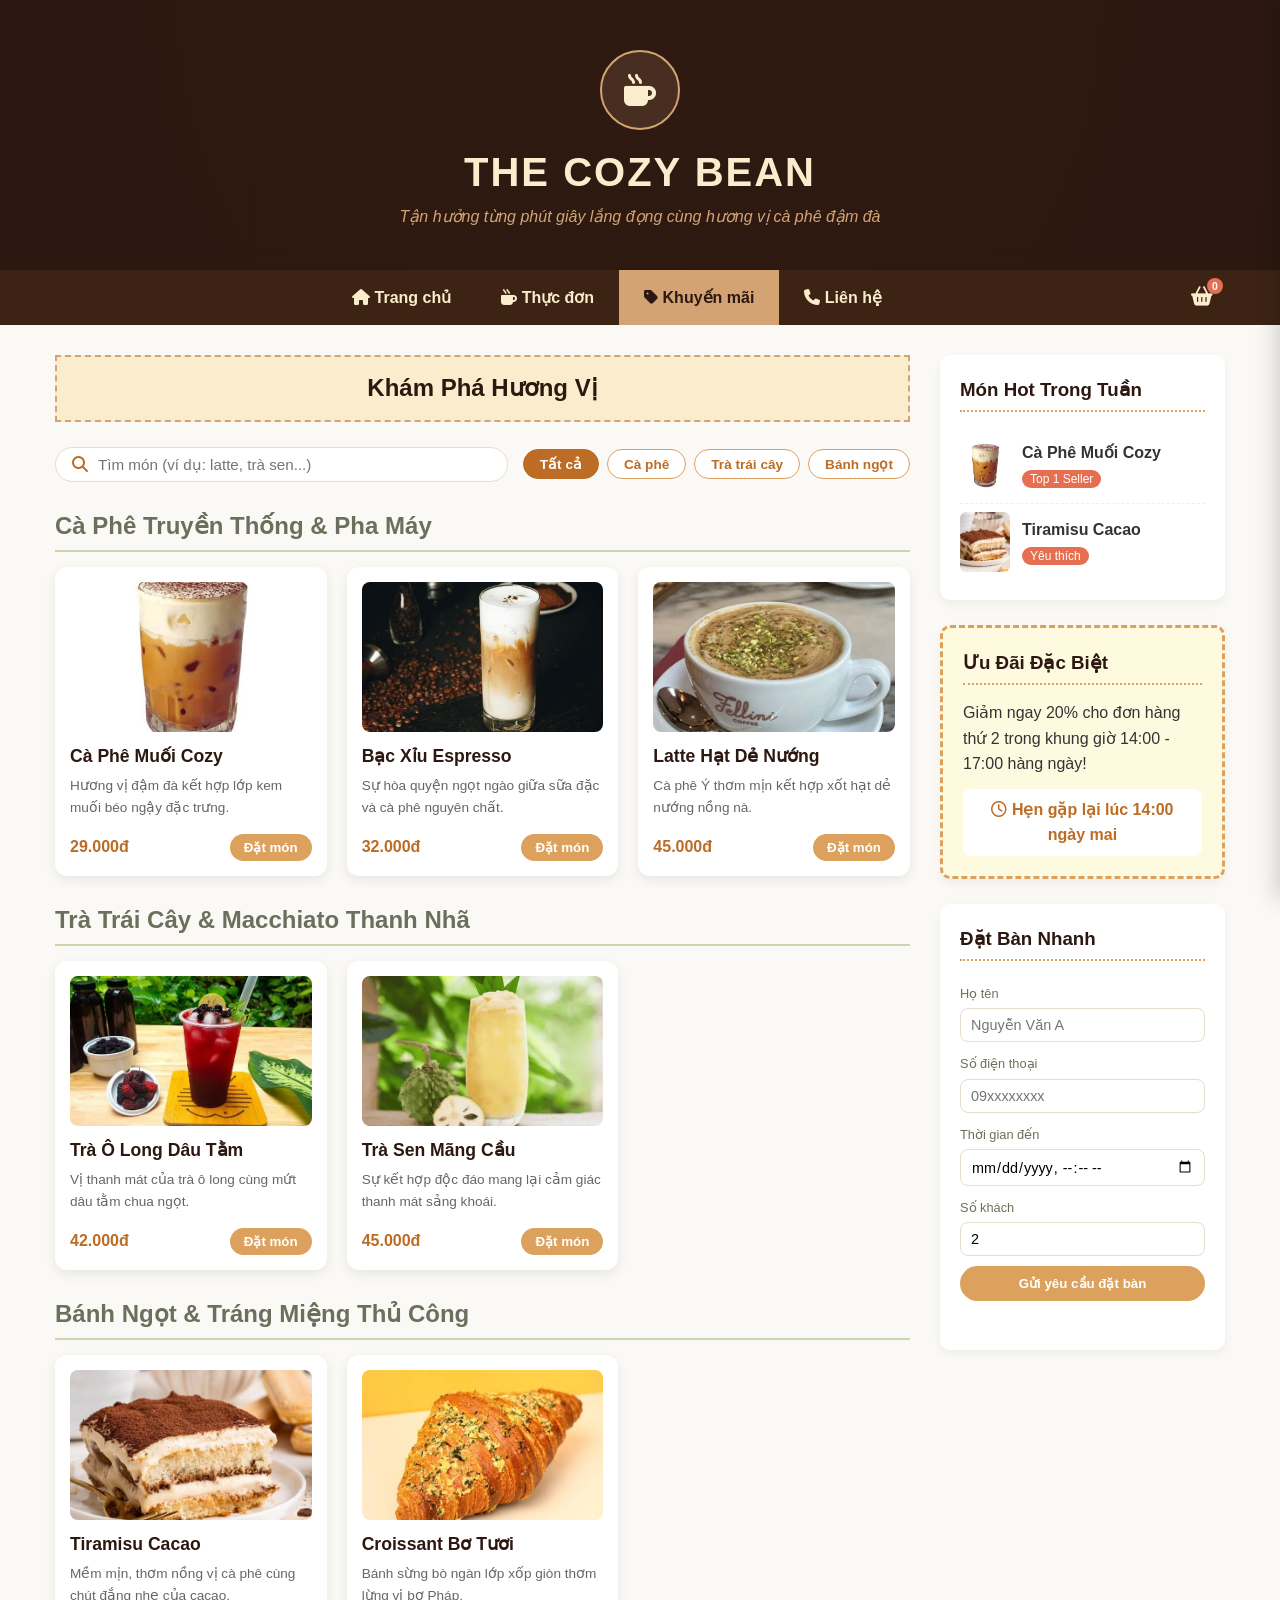
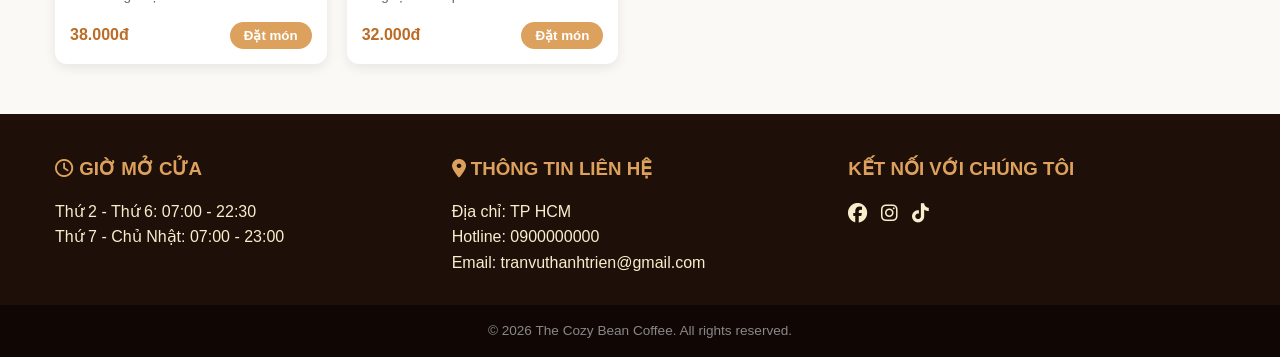
<file: C1_6651071082/html/index.html>
<!DOCTYPE html>
<html lang="vi">
<head>
    <meta charset="UTF-8">
    <meta name="viewport" content="width=device-width, initial-scale=1.0">
    <meta name="description" content="Thực đơn phong phú của The Cozy Bean - Cà phê, trà trái cây và bánh ngọt hảo hạng.">
    <title>The Cozy Bean - Thực Đơn Quán Cà Phê</title>
    <link rel="stylesheet" href="../css/style.css">
    <!-- FontAwesome hỗ trợ icon -->
    <link rel="stylesheet" href="https://cdnjs.cloudflare.com/ajax/libs/font-awesome/6.4.0/css/all.min.css">
</head>
<body>

    <!-- 3. HEADER -->
    <header class="site-header" id="trang-chu">
        <div class="header-content">
            <!-- Logo vẽ bằng icon thay cho ảnh logo.png bị thiếu -->
            <div class="logo" aria-hidden="true"><i class="fa-solid fa-mug-hot"></i></div>
            <h1 class="brand-name">THE COZY BEAN</h1>
            <p class="slogan">Tận hưởng từng phút giây lắng đọng cùng hương vị cà phê đậm đà</p>
        </div>
    </header>

    <!-- 4. NAVIGATION -->
    <nav class="main-nav">
        <div class="nav-inner">
            <button class="nav-toggle" id="navToggle" aria-label="Mở menu" aria-expanded="false">
                <i class="fa-solid fa-bars"></i>
            </button>
            <ul id="navList">
                <li><a href="#trang-chu" class="nav-link"><i class="fa-solid fa-house"></i> Trang chủ</a></li>
                <li><a href="#thuc-don" class="nav-link"><i class="fa-solid fa-mug-hot"></i> Thực đơn</a></li>
                <li><a href="#khuyen-mai" class="nav-link"><i class="fa-solid fa-tag"></i> Khuyến mãi</a></li>
                <li><a href="#lien-he" class="nav-link"><i class="fa-solid fa-phone"></i> Liên hệ</a></li>
            </ul>
            <!-- TÍNH NĂNG MỚI: nút giỏ hàng -->
            <button class="cart-btn" id="cartBtn" aria-label="Xem giỏ hàng">
                <i class="fa-solid fa-basket-shopping"></i>
                <span class="cart-count" id="cartCount">0</span>
            </button>
        </div>
    </nav>

    <!-- BỐ CỤC CHÍNH (MAIN CONTENT + ASIDE) -->
    <div class="container main-wrapper">

        <!-- NỘI DUNG CHÍNH (5. & 6. SECTION & ARTICLE) -->
        <main class="menu-content" id="thuc-don">
            <div class="section-title-wrapper">
                <h2 class="main-title">Khám Phá Hương Vị</h2>
            </div>

            <!-- TÍNH NĂNG MỚI: thanh tìm kiếm + lọc theo danh mục -->
            <div class="menu-tools">
                <div class="search-box">
                    <i class="fa-solid fa-magnifying-glass"></i>
                    <input type="search" id="searchInput" placeholder="Tìm món (ví dụ: latte, trà sen...)" aria-label="Tìm món">
                </div>
                <div class="filter-tabs" id="filterTabs">
                    <button class="filter-tab active" data-filter="all">Tất cả</button>
                    <button class="filter-tab" data-filter="cafe">Cà phê</button>
                    <button class="filter-tab" data-filter="tra">Trà trái cây</button>
                    <button class="filter-tab" data-filter="banh">Bánh ngọt</button>
                </div>
            </div>

            <p class="empty-state" id="emptyState" hidden>Không tìm thấy món phù hợp. Hãy thử từ khóa khác.</p>

            <!-- SECTION 1: CÀ PHÊ -->
            <section class="menu-section" data-category="cafe">
                <h2 class="category-title">Cà Phê Truyền Thống & Pha Máy</h2>
                <div class="product-grid">
                    <article class="food-card" data-name="cà phê muối cozy" data-price="29000">
                       <img src="../images/cfmuoi.jpg" alt="Cà Phê Muối Cozy">
                        <h3>Cà Phê Muối Cozy</h3>
                        <p>Hương vị đậm đà kết hợp lớp kem muối béo ngậy đặc trưng.</p>
                        <div class="card-footer">
                            <span class="price">29.000đ</span>
                            <button class="btn-order" data-name="Cà Phê Muối Cozy" data-price="29000">Đặt món</button>
                        </div>
                    </article>

                    <article class="food-card" data-name="bạc xỉu espresso" data-price="32000">
                        <img src="../images/bacsiu.jpg" alt="Bạc Xỉu Espresso" loading="lazy">
                        <h3>Bạc Xỉu Espresso</h3>
                        <p>Sự hòa quyện ngọt ngào giữa sữa đặc và cà phê nguyên chất.</p>
                        <div class="card-footer">
                            <span class="price">32.000đ</span>
                            <button class="btn-order" data-name="Bạc Xỉu Espresso" data-price="32000">Đặt món</button>
                        </div>
                    </article>

                    <article class="food-card" data-name="latte hạt dẻ nướng" data-price="45000">
                        <img src="../images/hatde.jpg" alt="Latte Hạt Dẻ Nướng" loading="lazy">
                        <h3>Latte Hạt Dẻ Nướng</h3>
                        <p>Cà phê Ý thơm mịn kết hợp xốt hạt dẻ nướng nồng nà.</p>
                        <div class="card-footer">
                            <span class="price">45.000đ</span>
                            <button class="btn-order" data-name="Latte Hạt Dẻ Nướng" data-price="45000">Đặt món</button>
                        </div>
                    </article>
                </div>
            </section>

            <!-- SECTION 2: TRÀ TRÁI CÂY -->
            <section class="menu-section" data-category="tra">
                <h2 class="category-title">Trà Trái Cây & Macchiato Thanh Nhã</h2>
                <div class="product-grid">
                    <article class="food-card" data-name="trà ô long dâu tằm" data-price="42000">
                        <img src="../images/tradautam.jpg" alt="Trà Ô Long Dâu Tằm" loading="lazy">
                        <h3>Trà Ô Long Dâu Tằm</h3>
                        <p>Vị thanh mát của trà ô long cùng mứt dâu tằm chua ngọt.</p>
                        <div class="card-footer">
                            <span class="price">42.000đ</span>
                            <button class="btn-order" data-name="Trà Ô Long Dâu Tằm" data-price="42000">Đặt món</button>
                        </div>
                    </article>

                    <article class="food-card" data-name="trà sen mãng cầu" data-price="45000">
                        <img src="../images/trasen.jpg" alt="Trà Sen Mãng Cầu" loading="lazy">
                        <h3>Trà Sen Mãng Cầu</h3>
                        <p>Sự kết hợp độc đáo mang lại cảm giác thanh mát sảng khoái.</p>
                        <div class="card-footer">
                            <span class="price">45.000đ</span>
                            <button class="btn-order" data-name="Trà Sen Mãng Cầu" data-price="45000">Đặt món</button>
                        </div>
                    </article>
                </div>
            </section>

            <!-- SECTION 3: BÁNH NGỌT -->
            <section class="menu-section" data-category="banh">
                <h2 class="category-title">Bánh Ngọt & Tráng Miệng Thủ Công</h2>
                <div class="product-grid">
                    <article class="food-card" data-name="tiramisu cacao" data-price="38000">
                        <img src="../images/tiramisu.jpg" alt="Tiramisu Cacao" loading="lazy">
                        <h3>Tiramisu Cacao</h3>
                        <p>Mềm mịn, thơm nồng vị cà phê cùng chút đắng nhẹ của cacao.</p>
                        <div class="card-footer">
                            <span class="price">38.000đ</span>
                            <button class="btn-order" data-name="Tiramisu Cacao" data-price="38000">Đặt món</button>
                        </div>
                    </article>

                    <article class="food-card" data-name="croissant bơ tươi" data-price="32000">
                        <img src="../images/banh.jpg" alt="Croissant Bơ Tươi" loading="lazy">
                        <h3>Croissant Bơ Tươi</h3>
                        <p>Bánh sừng bò ngàn lớp xốp giòn thơm lừng vị bơ Pháp.</p>
                        <div class="card-footer">
                            <span class="price">32.000đ</span>
                            <button class="btn-order" data-name="Croissant Bơ Tươi" data-price="32000">Đặt món</button>
                        </div>
                    </article>
                </div>
            </section>
        </main>

        <!-- 7. ASIDE -->
        <aside class="sidebar" id="khuyen-mai">
            <div class="aside-box popular-items">
                <h3 class="aside-title">Món Hot Trong Tuần</h3>
                <ul>
                    <li>
                        <img src="../images/cfmuoi.jpg" alt="Cà Phê Muối" loading="lazy">
                        <div>
                            <h4>Cà Phê Muối Cozy</h4>
                            <span class="hot-badge">Top 1 Seller</span>
                        </div>
                    </li>
                    <li>
                        <img src="../images/tiramisu.jpg" alt="Tiramisu" loading="lazy">
                        <div>
                            <h4>Tiramisu Cacao</h4>
                            <span class="hot-badge">Yêu thích</span>
                        </div>
                    </li>
                </ul>
            </div>

            <div class="aside-box promo-box">
                <h3 class="aside-title">Ưu Đãi Đặc Biệt</h3>
                <p>Giảm ngay 20% cho đơn hàng thứ 2 trong khung giờ 14:00 - 17:00 hàng ngày!</p>
                <!-- TÍNH NĂNG MỚI: đồng hồ đếm ngược -->
                <div class="promo-timer" id="promoTimer" aria-live="polite">
                    <i class="fa-regular fa-clock"></i> <span id="promoTimerText">Đang tính giờ...</span>
                </div>
            </div>

            <!-- TÍNH NĂNG MỚI: form đặt bàn nhanh -->
            <div class="aside-box">
                <h3 class="aside-title">Đặt Bàn Nhanh</h3>
                <form id="bookingForm" class="booking-form" novalidate>
                    <label for="bkName">Họ tên</label>
                    <input type="text" id="bkName" name="bkName" required placeholder="Nguyễn Văn A">

                    <label for="bkPhone">Số điện thoại</label>
                    <input type="tel" id="bkPhone" name="bkPhone" required pattern="[0-9]{9,11}" placeholder="09xxxxxxxx">

                    <label for="bkTime">Thời gian đến</label>
                    <input type="datetime-local" id="bkTime" name="bkTime" required>

                    <label for="bkGuests">Số khách</label>
                    <input type="number" id="bkGuests" name="bkGuests" min="1" max="20" value="2" required>

                    <button type="submit" class="btn-order btn-full">Gửi yêu cầu đặt bàn</button>
                    <p class="form-feedback" id="bookingFeedback" role="status"></p>
                </form>
            </div>
        </aside>
    </div>

    <!-- 8. FOOTER -->
    <footer class="site-footer" id="lien-he">
        <div class="container footer-content">
            <div class="footer-col">
                <h3><i class="fa-regular fa-clock"></i> GIỜ MỞ CỬA</h3>
                <p>Thứ 2 - Thứ 6: 07:00 - 22:30</p>
                <p>Thứ 7 - Chủ Nhật: 07:00 - 23:00</p>
            </div>
            <div class="footer-col">
                <h3><i class="fa-solid fa-location-dot"></i> THÔNG TIN LIÊN HỆ</h3>
                <p>Địa chỉ: TP HCM</p>
                <p>Hotline: 0900000000</p>
                <p>Email: tranvuthanhtrien@gmail.com</p>
            </div>
            <div class="footer-col">
                <h3>KẾT NỐI VỚI CHÚNG TÔI</h3>
                <div class="social-links">
                    <a href="#" aria-label="Facebook"><i class="fa-brands fa-facebook"></i></a>
                    <a href="#" aria-label="Instagram"><i class="fa-brands fa-instagram"></i></a>
                    <a href="#" aria-label="TikTok"><i class="fa-brands fa-tiktok"></i></a>
                </div>
            </div>
        </div>
        <div class="copyright">
            <p>&copy; 2026 The Cozy Bean Coffee. All rights reserved.</p>
        </div>
    </footer>

    <!-- TÍNH NĂNG MỚI: khay giỏ hàng trượt ra -->
    <div class="cart-overlay" id="cartOverlay"></div>
    <aside class="cart-drawer" id="cartDrawer" aria-label="Giỏ hàng">
        <div class="cart-header">
            <h3>Giỏ hàng của bạn</h3>
            <button id="cartClose" aria-label="Đóng giỏ hàng"><i class="fa-solid fa-xmark"></i></button>
        </div>
        <ul class="cart-items" id="cartItems"></ul>
        <p class="cart-empty" id="cartEmpty">Giỏ hàng đang trống. Hãy thêm món bạn thích!</p>
        <div class="cart-footer">
            <div class="cart-total"><span>Tổng cộng</span><strong id="cartTotal">0đ</strong></div>
            <button class="btn-order btn-full" id="cartCheckout">Xác nhận đặt món</button>
        </div>
    </aside>

    <!-- TÍNH NĂNG MỚI: nút lên đầu trang -->
    <button id="backToTop" class="back-to-top" aria-label="Lên đầu trang"><i class="fa-solid fa-arrow-up"></i></button>

    <!-- TÍNH NĂNG MỚI: thông báo nhỏ (toast) -->
    <div class="toast" id="toast"></div>

    <script src="../js/script.js"></script>
</body>
</html>
</file>
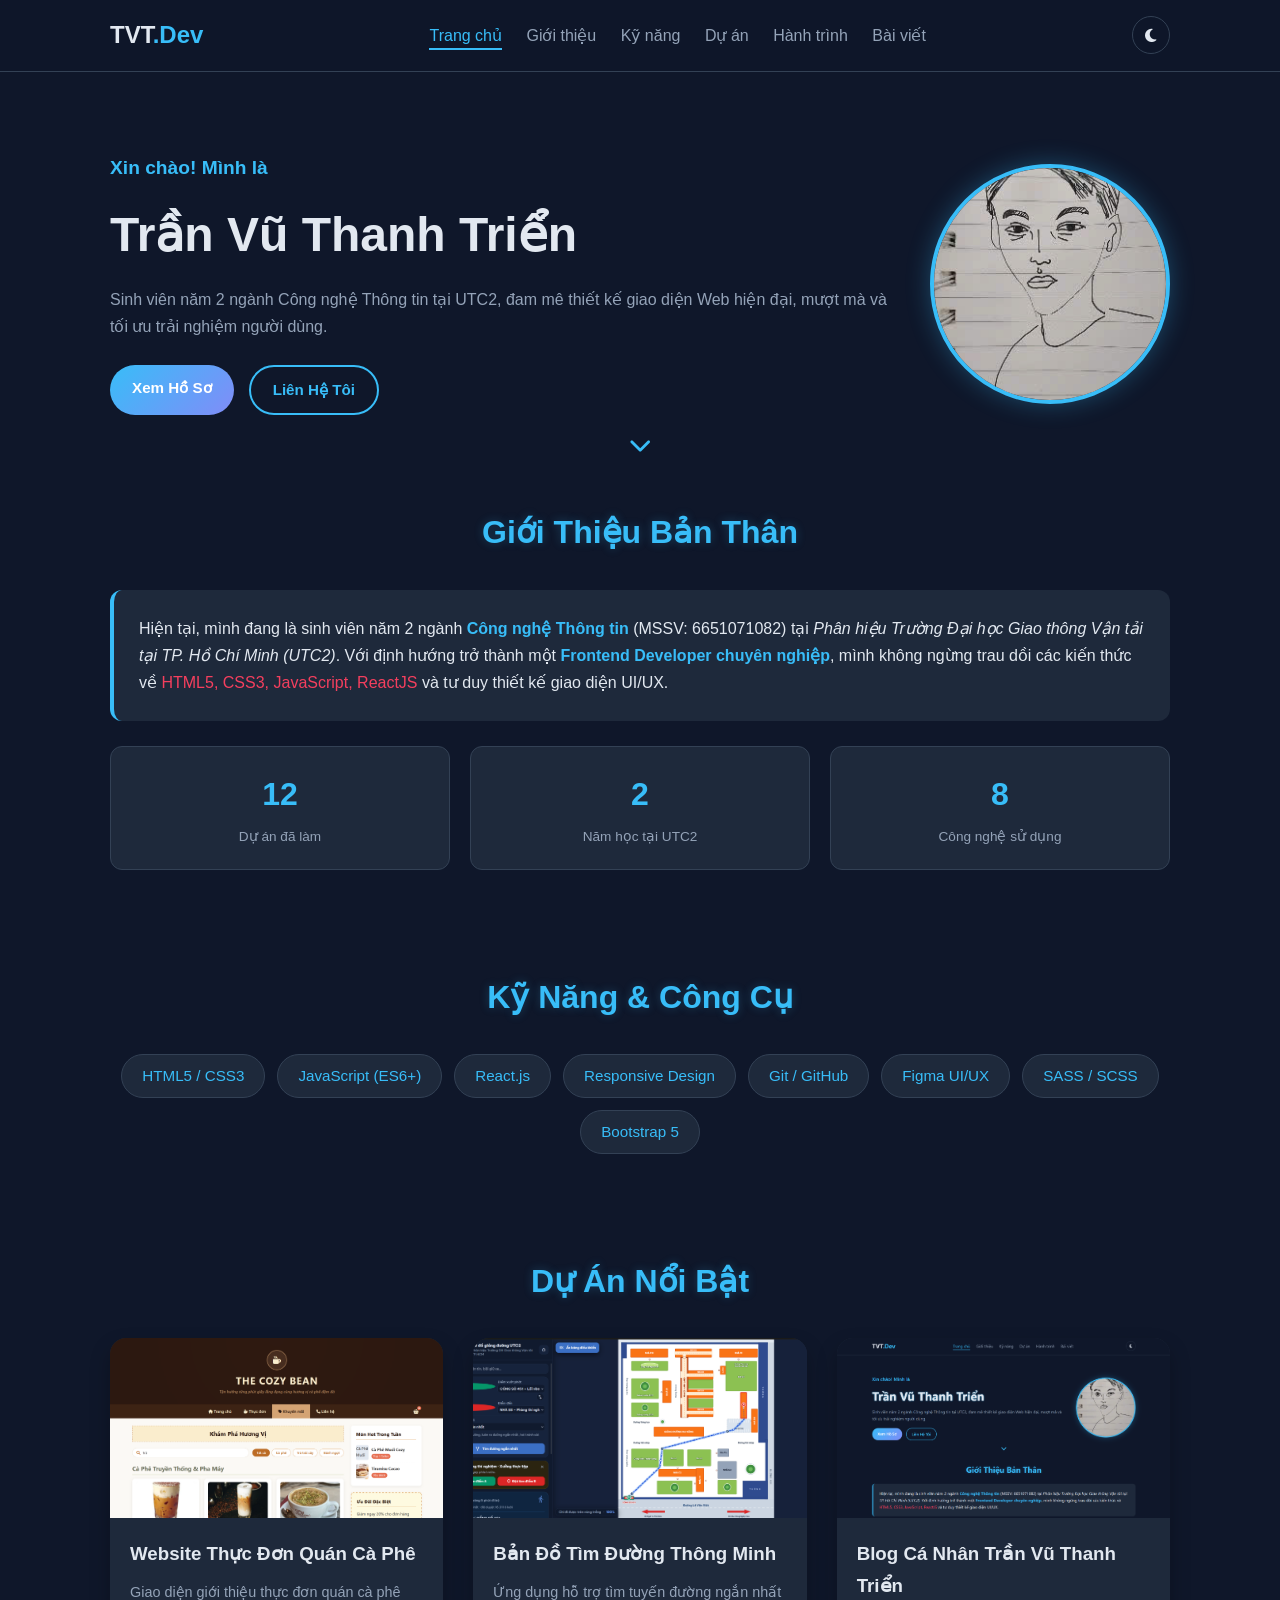
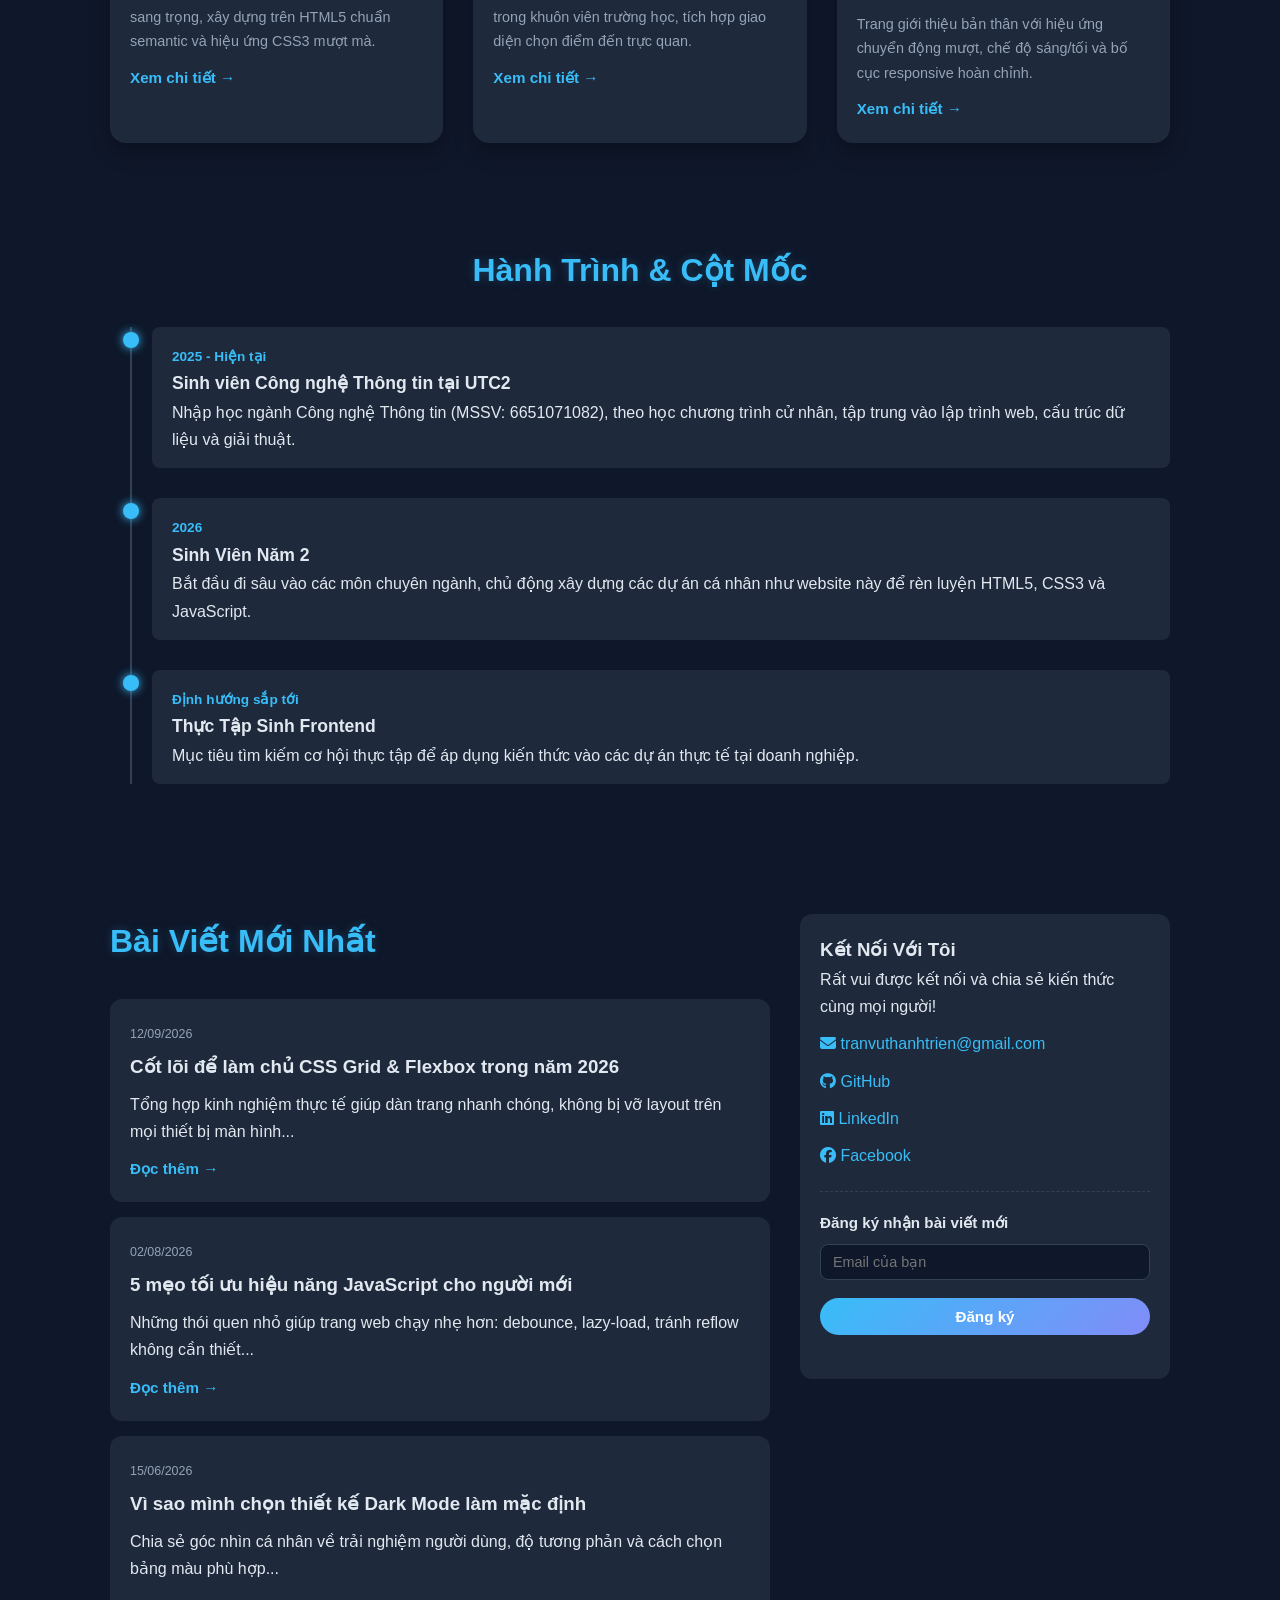
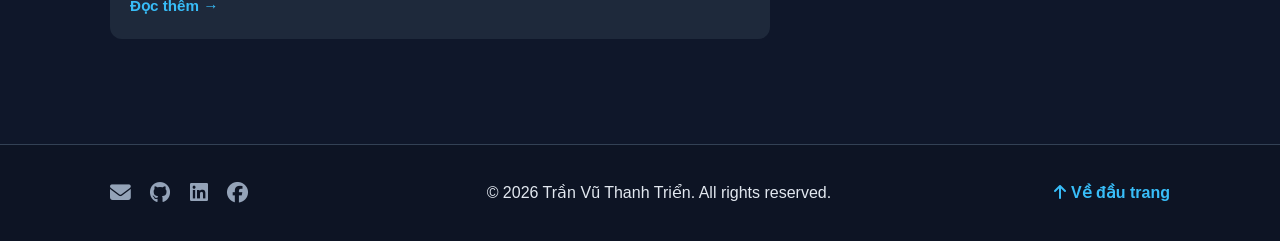
<file: C2_6651071082/html/index.html>
<!DOCTYPE html>
<html lang="vi">
<head>
    <!-- Bước 3: Khai báo DOCTYPE và Metadata -->
    <meta charset="UTF-8">
    <meta name="viewport" content="width=device-width, initial-scale=1.0">
    <meta name="description" content="Trang cá nhân của Trần Vũ Thanh Triển - sinh viên năm 2 ngành CNTT tại UTC2, giới thiệu bản thân, kỹ năng, dự án và hành trình học tập.">
    <title>Blog Cá Nhân | Trần Vũ Thanh Triển</title>
    <!-- Liên kết file CSS chuẩn thư mục tương đối -->
    <link rel="stylesheet" href="../css/style.css">
    <!-- Icon FontAwesome -->
    <link rel="stylesheet" href="https://cdnjs.cloudflare.com/ajax/libs/font-awesome/6.4.0/css/all.min.css">
</head>
<body>

    <!-- Thanh tiến trình đọc trang (tính năng mới) -->
    <div class="scroll-progress" id="scrollProgress"></div>

    <!-- Bước 4: HEADER & NAVIGATION STICKY -->
    <header class="navbar">
        <div class="nav-container">
            <a href="#hero" class="logo-text">TVT<span>.Dev</span></a>

            <nav class="nav-menu" id="navMenu">
                <a href="#hero" class="nav-link">Trang chủ</a>
                <a href="#about" class="nav-link">Giới thiệu</a>
                <a href="#skills" class="nav-link">Kỹ năng</a>
                <a href="#projects" class="nav-link">Dự án</a>
                <a href="#journey" class="nav-link">Hành trình</a>
                <a href="#blog" class="nav-link">Bài viết</a>
            </nav>

            <div class="nav-actions">
                <!-- TÍNH NĂNG MỚI: chuyển giao diện sáng/tối -->
                <button id="themeToggle" class="theme-toggle" aria-label="Chuyển giao diện sáng/tối">
                    <i class="fa-solid fa-moon"></i>
                </button>
                <!-- TÍNH NĂNG MỚI: menu di động -->
                <button id="navToggle" class="nav-toggle" aria-label="Mở menu" aria-expanded="false">
                    <i class="fa-solid fa-bars"></i>
                </button>
            </div>
        </div>
    </header>

    <!-- Bước 5: HERO SECTION -->
    <section id="hero" class="hero-section">
        <div class="hero-content">
            <div class="hero-text">
                <p class="greeting">Xin chào! Mình là</p>
                <h1 class="animated-name">Trần Vũ Thanh Triển</h1>
                <p class="bio-intro">Sinh viên năm 2 ngành Công nghệ Thông tin tại UTC2, đam mê thiết kế giao diện Web hiện đại, mượt mà và tối ưu trải nghiệm người dùng.</p>
                <div class="cta-buttons">
                    <a href="#projects" class="btn primary-btn">Xem Hồ Sơ</a>
                    <a href="#footer" class="btn secondary-btn">Liên Hệ Tôi</a>
                </div>
            </div>
            <div class="hero-avatar">
                <img src="../images/avt.jpg" alt="Ảnh chân dung Trần Vũ Thanh Triển">
            </div>
        </div>
        <a href="#about" class="scroll-hint" aria-label="Cuộn xuống"><i class="fa-solid fa-chevron-down"></i></a>
    </section>

    <!-- Bước 6: SECTION GIỚI THIỆU BẢN THÂN -->
    <section id="about" class="about-section container">
        <h2 class="section-title">Giới Thiệu Bản Thân</h2>
        <div class="about-content">
            <p>Hiện tại, mình đang là sinh viên năm 2 ngành <strong>Công nghệ Thông tin</strong> (MSSV: 6651071082) tại <em>Phân hiệu Trường Đại học Giao thông Vận tải tại TP. Hồ Chí Minh (UTC2)</em>. Với định hướng trở thành một <strong>Frontend Developer chuyên nghiệp</strong>, mình không ngừng trau dồi các kiến thức về <span>HTML5, CSS3, JavaScript, ReactJS</span> và tư duy thiết kế giao diện UI/UX.</p>
        </div>

        <!-- TÍNH NĂNG MỚI: vài số liệu nổi bật -->
        <div class="stats-grid">
            <div class="stat-item"><strong data-count="12">0</strong><span>Dự án đã làm</span></div>
            <div class="stat-item"><strong data-count="2">0</strong><span>Năm học tại UTC2</span></div>
            <div class="stat-item"><strong data-count="8">0</strong><span>Công nghệ sử dụng</span></div>
        </div>
    </section>

    <!-- Bước 7: SECTION KỸ NĂNG / CÔNG CỤ (Pill Badge Tags) -->
    <section id="skills" class="skills-section container">
        <h2 class="section-title">Kỹ Năng & Công Cụ</h2>
        <div class="skills-grid">
            <span class="skill-tag">HTML5 / CSS3</span>
            <span class="skill-tag">JavaScript (ES6+)</span>
            <span class="skill-tag">React.js</span>
            <span class="skill-tag">Responsive Design</span>
            <span class="skill-tag">Git / GitHub</span>
            <span class="skill-tag">Figma UI/UX</span>
            <span class="skill-tag">SASS / SCSS</span>
            <span class="skill-tag">Bootstrap 5</span>
        </div>
    </section>

    <!-- Bước 8: SECTION DỰ ÁN / HOẠT ĐỘNG NỔI BẬT -->
    <section id="projects" class="projects-section container">
        <h2 class="section-title">Dự Án Nổi Bật</h2>
        <div class="projects-grid">
            <article class="project-card">
                <div class="card-img">
                    <img src="../images/banhang.jpg" alt="Website Quán Cà Phê" loading="lazy">
                </div>
                <div class="card-info">
                    <h3>Website Thực Đơn Quán Cà Phê</h3>
                    <p>Giao diện giới thiệu thực đơn quán cà phê sang trọng, xây dựng trên HTML5 chuẩn semantic và hiệu ứng CSS3 mượt mà.</p>
                    <button class="read-more" data-modal="modal-coffee">Xem chi tiết &rarr;</button>
                </div>
            </article>

            <article class="project-card">
                <div class="card-img">
                    <img src="../images/map.jpg" alt="Ứng dụng TodoList" loading="lazy">
                </div>
                <div class="card-info">
                    <h3>Bản Đồ Tìm Đường Thông Minh</h3>
                    <p>Ứng dụng hỗ trợ tìm tuyến đường ngắn nhất trong khuôn viên trường học, tích hợp giao diện chọn điểm đến trực quan.</p>
                    <button class="read-more" data-modal="modal-todo">Xem chi tiết &rarr;</button>
                </div>
            </article>

            <article class="project-card">
                <div class="card-img">
                    <img src="../images/blog.jpg" alt="Blog cá nhân" loading="lazy">
                </div>
                <div class="card-info">
                    <h3>Blog Cá Nhân Trần Vũ Thanh Triển</h3>
                    <p>Trang giới thiệu bản thân với hiệu ứng chuyển động mượt, chế độ sáng/tối và bố cục responsive hoàn chỉnh.</p>
                    <button class="read-more" data-modal="modal-blog">Xem chi tiết &rarr;</button>
                </div>
            </article>
        </div>
    </section>

    <!-- Bước 9: SECTION HÀNH TRÌNH / DÒNG THỜI GIAN (My Journey) -->
    <section id="journey" class="journey-section container">
        <h2 class="section-title">Hành Trình & Cột Mốc</h2>
        <div class="timeline">
            <div class="timeline-item">
                <div class="timeline-dot"></div>
                <div class="timeline-content">
                    <span class="date">2025 - Hiện tại</span>
                    <h3>Sinh viên Công nghệ Thông tin tại UTC2</h3>
                    <p>Nhập học ngành Công nghệ Thông tin (MSSV: 6651071082), theo học chương trình cử nhân, tập trung vào lập trình web, cấu trúc dữ liệu và giải thuật.</p>
                </div>
            </div>

            <div class="timeline-item">
                <div class="timeline-dot"></div>
                <div class="timeline-content">
                    <span class="date">2026</span>
                    <h3>Sinh Viên Năm 2</h3>
                    <p>Bắt đầu đi sâu vào các môn chuyên ngành, chủ động xây dựng các dự án cá nhân như website này để rèn luyện HTML5, CSS3 và JavaScript.</p>
                </div>
            </div>

            <div class="timeline-item">
                <div class="timeline-dot"></div>
                <div class="timeline-content">
                    <span class="date">Định hướng sắp tới</span>
                    <h3>Thực Tập Sinh Frontend</h3>
                    <p>Mục tiêu tìm kiếm cơ hội thực tập để áp dụng kiến thức vào các dự án thực tế tại doanh nghiệp.</p>
                </div>
            </div>
        </div>
    </section>

    <!-- Bước 10: SECTION BÀI VIẾT & ASIDE -->
    <section id="blog" class="blog-layout container">
        <main class="blog-articles">
            <h2 class="section-title" style="text-align: left;">Bài Viết Mới Nhất</h2>

            <article class="blog-card">
                <span class="blog-date">12/09/2026</span>
                <h3>Cốt lõi để làm chủ CSS Grid & Flexbox trong năm 2026</h3>
                <p>Tổng hợp kinh nghiệm thực tế giúp dàn trang nhanh chóng, không bị vỡ layout trên mọi thiết bị màn hình...</p>
                <button class="read-more" data-modal="modal-post1">Đọc thêm &rarr;</button>
            </article>

            <article class="blog-card">
                <span class="blog-date">02/08/2026</span>
                <h3>5 mẹo tối ưu hiệu năng JavaScript cho người mới</h3>
                <p>Những thói quen nhỏ giúp trang web chạy nhẹ hơn: debounce, lazy-load, tránh reflow không cần thiết...</p>
                <button class="read-more" data-modal="modal-post2">Đọc thêm &rarr;</button>
            </article>

            <article class="blog-card">
                <span class="blog-date">15/06/2026</span>
                <h3>Vì sao mình chọn thiết kế Dark Mode làm mặc định</h3>
                <p>Chia sẻ góc nhìn cá nhân về trải nghiệm người dùng, độ tương phản và cách chọn bảng màu phù hợp...</p>
                <button class="read-more" data-modal="modal-post3">Đọc thêm &rarr;</button>
            </article>
        </main>

        <aside class="blog-aside">
            <h3>Kết Nối Với Tôi</h3>
            <p>Rất vui được kết nối và chia sẻ kiến thức cùng mọi người!</p>
            <div class="aside-socials">
                <a href="mailto:tranvuthanhtrien@gmail.com"><i class="fa-solid fa-envelope"></i> tranvuthanhtrien@gmail.com</a>
                <a href="#"><i class="fa-brands fa-github"></i> GitHub</a>
                <a href="#"><i class="fa-brands fa-linkedin"></i> LinkedIn</a>
                <a href="#"><i class="fa-brands fa-facebook"></i> Facebook</a>
            </div>

            <!-- TÍNH NĂNG MỚI: đăng ký nhận tin -->
            <form class="newsletter-form" id="newsletterForm">
                <h4>Đăng ký nhận bài viết mới</h4>
                <input type="email" id="newsletterEmail" placeholder="Email của bạn" required>
                <button type="submit" class="btn primary-btn btn-full">Đăng ký</button>
                <p class="form-feedback" id="newsletterFeedback" role="status"></p>
            </form>
        </aside>
    </section>

    <!-- Bước 11: FOOTER -->
    <footer id="footer" class="site-footer">
        <div class="footer-container">
            <div class="social-footer">
                <a href="mailto:tranvuthanhtrien@gmail.com" aria-label="Email"><i class="fa-solid fa-envelope"></i></a>
                <a href="#" aria-label="GitHub"><i class="fa-brands fa-github"></i></a>
                <a href="#" aria-label="LinkedIn"><i class="fa-brands fa-linkedin"></i></a>
                <a href="#" aria-label="Facebook"><i class="fa-brands fa-facebook"></i></a>
            </div>
            <p class="copyright">&copy; 2026 Trần Vũ Thanh Triển. All rights reserved.</p>
            <a href="#hero" class="back-to-top"><i class="fa-solid fa-arrow-up"></i> Về đầu trang</a>
        </div>
    </footer>

    <!-- TÍNH NĂNG MỚI: modal chi tiết (dùng chung cho dự án & bài viết) -->
    <div class="modal-overlay" id="modalOverlay">
        <div class="modal-box" role="dialog" aria-modal="true" aria-labelledby="modalTitle">
            <button class="modal-close" id="modalClose" aria-label="Đóng">&times;</button>
            <h3 id="modalTitle"></h3>
            <div id="modalBody"></div>
        </div>
    </div>

    <script src="../js/script.js"></script>
</body>
</html>
</file>
<file: C1_6651071082/css/style.css>
/* =========================================================
   RESET & SETUP CHUNG
   ========================================================= */
* {
    margin: 0;
    padding: 0;
    box-sizing: border-box;
    font-family: 'Segoe UI', Tahoma, Geneva, Verdana, sans-serif;
}

html { scroll-behavior: smooth; }

body {
    background-color: #fbf9f5;
    color: #333;
    line-height: 1.6;
}

.container {
    max-width: 1200px;
    margin: 0 auto;
    padding: 0 15px;
}

img {
    background-color: #e2e8f0;
    min-height: 60px;
    display: block;
}

/* =========================================================
   HEADER & BANNER
   ========================================================= */
header {
    background: linear-gradient(rgba(44, 24, 16, 0.9), rgba(44, 24, 16, 0.9)), radial-gradient(circle at 50% 0%, #4a2c1a, #2c1810);
    color: #f3e5ab;
    text-align: center;
    padding: 50px 20px 40px;
}

.logo {
    width: 80px;
    height: 80px;
    border-radius: 50%;
    border: 2px solid #d4a373;
    margin: 0 auto 10px auto;
    display: flex;
    align-items: center;
    justify-content: center;
    font-size: 2rem;
    color: #faedcd;
    background-color: rgba(212, 163, 115, 0.15);
}

.brand-name {
    font-size: 2.5rem;
    letter-spacing: 2px;
    color: #faedcd;
}

.slogan {
    font-style: italic;
    color: #d4a373;
}

/* =========================================================
   NAVIGATION (có menu di động)
   ========================================================= */
.main-nav {
    background-color: #3d2314;
    position: sticky;
    top: 0;
    z-index: 1000;
}

.nav-inner {
    max-width: 1200px;
    margin: 0 auto;
    display: flex;
    align-items: center;
    justify-content: space-between;
    padding: 0 15px;
}

.main-nav ul {
    display: flex;
    justify-content: center;
    list-style: none;
    flex: 1;
}

.main-nav ul li a {
    color: #faedcd;
    text-decoration: none;
    padding: 15px 25px;
    display: block;
    font-weight: 600;
    transition: 0.3s;
}

.main-nav ul li a:hover,
.main-nav ul li a.active {
    background-color: #d4a373;
    color: #2c1810;
}

.nav-toggle {
    display: none;
    background: none;
    border: none;
    color: #faedcd;
    font-size: 1.3rem;
    padding: 12px;
    cursor: pointer;
}

/* Giỏ hàng trên nav */
.cart-btn {
    position: relative;
    background: none;
    border: none;
    color: #faedcd;
    font-size: 1.2rem;
    padding: 10px 12px;
    cursor: pointer;
}

.cart-count {
    position: absolute;
    top: 2px;
    right: 2px;
    background-color: #e76f51;
    color: #fff;
    font-size: 0.65rem;
    font-weight: bold;
    min-width: 16px;
    height: 16px;
    border-radius: 50%;
    display: flex;
    align-items: center;
    justify-content: center;
    padding: 0 3px;
}

/* =========================================================
   MAIN LAYOUT (MENU + ASIDE)
   ========================================================= */
.main-wrapper {
    display: flex;
    gap: 30px;
    margin-top: 30px;
    margin-bottom: 50px;
}

.menu-content { flex: 3; min-width: 0; }
.sidebar { flex: 1; min-width: 260px; }

.section-title-wrapper {
    background-color: #faedcd;
    border: 2px dashed #d4a373;
    padding: 12px;
    margin-bottom: 25px;
    text-align: center;
}

.main-title { color: #2c1810; }

.category-title {
    color: #6b705c;
    border-bottom: 2px solid #ccd5ae;
    padding-bottom: 5px;
    margin: 25px 0 15px 0;
}

.product-grid {
    display: grid;
    grid-template-columns: repeat(auto-fill, minmax(220px, 1fr));
    gap: 20px;
}

/* =========================================================
   THANH TÌM KIẾM + LỌC (tính năng mới)
   ========================================================= */
.menu-tools {
    display: flex;
    flex-wrap: wrap;
    gap: 15px;
    align-items: center;
    justify-content: space-between;
    margin-bottom: 25px;
}

.search-box {
    flex: 1;
    min-width: 220px;
    display: flex;
    align-items: center;
    gap: 10px;
    background: #fff;
    border: 1px solid #e6ddc9;
    border-radius: 20px;
    padding: 8px 16px;
    color: #bc6c25;
}

.search-box input {
    border: none;
    outline: none;
    flex: 1;
    font-size: 0.95rem;
    color: #333;
    background: transparent;
}

.filter-tabs {
    display: flex;
    flex-wrap: wrap;
    gap: 8px;
}

.filter-tab {
    border: 1px solid #dda15e;
    background: #fff;
    color: #bc6c25;
    padding: 6px 16px;
    border-radius: 20px;
    font-weight: 600;
    font-size: 0.85rem;
    cursor: pointer;
    transition: 0.2s;
}

.filter-tab:hover { background: #fefae0; }

.filter-tab.active {
    background-color: #bc6c25;
    color: #fff;
    border-color: #bc6c25;
}

.empty-state {
    text-align: center;
    color: #888;
    padding: 30px 0;
}

/* =========================================================
   PRODUCT CARD
   ========================================================= */
.food-card {
    background: #fff;
    border-radius: 12px;
    box-shadow: 0 4px 12px rgba(0,0,0,0.08);
    overflow: hidden;
    padding: 15px;
    display: flex;
    flex-direction: column;
    justify-content: space-between;
    transition: transform 0.3s;
}

.food-card:hover { transform: translateY(-5px); }

.food-card img {
    width: 100%;
    height: 150px;
    object-fit: cover;
    border-radius: 8px;
}

.food-card h3 {
    font-size: 1.1rem;
    color: #2c1810;
    margin: 10px 0 5px 0;
}

.food-card p {
    font-size: 0.85rem;
    color: #666;
    margin-bottom: 15px;
}

.card-footer {
    display: flex;
    justify-content: space-between;
    align-items: center;
}

.price {
    font-weight: bold;
    color: #bc6c25;
}

.btn-order {
    background-color: #dda15e;
    color: #fff;
    border: none;
    padding: 6px 14px;
    border-radius: 20px;
    cursor: pointer;
    font-weight: bold;
    transition: 0.2s;
}

.btn-order:hover { background-color: #bc6c25; }

.btn-order.added { background-color: #588157; }

.btn-full { width: 100%; padding: 10px 14px; margin-top: 6px; }

/* =========================================================
   ASIDE (SIDEBAR)
   ========================================================= */
.aside-box {
    background: #fff;
    padding: 20px;
    border-radius: 10px;
    margin-bottom: 25px;
    box-shadow: 0 4px 10px rgba(0,0,0,0.05);
}

.promo-box {
    border: 3px dashed #dda15e;
    background-color: #fefae0;
}

.promo-timer {
    margin-top: 12px;
    font-weight: 600;
    color: #bc6c25;
    background: #fff;
    border-radius: 8px;
    padding: 8px 12px;
    text-align: center;
}

.aside-title {
    color: #2c1810;
    margin-bottom: 15px;
    border-bottom: 2px dotted #dda15e;
    padding-bottom: 5px;
}

.popular-items ul { list-style: none; }

.popular-items li {
    display: flex;
    gap: 12px;
    align-items: center;
    padding: 8px 0;
}

.popular-items li + li { border-top: 1px dashed #eee; }

.popular-items img {
    width: 50px;
    height: 50px;
    border-radius: 6px;
    object-fit: cover;
}

.hot-badge {
    background-color: #e76f51;
    color: #fff;
    font-size: 0.75rem;
    padding: 2px 8px;
    border-radius: 10px;
}

/* Form đặt bàn (tính năng mới) */
.booking-form {
    display: flex;
    flex-direction: column;
    gap: 4px;
}

.booking-form label {
    font-size: 0.8rem;
    color: #6b705c;
    margin-top: 8px;
}

.booking-form input {
    border: 1px solid #e6ddc9;
    border-radius: 8px;
    padding: 8px 10px;
    font-size: 0.9rem;
}

.booking-form input:focus {
    outline: 2px solid #dda15e;
    outline-offset: 1px;
}

.form-feedback {
    font-size: 0.85rem;
    margin-top: 8px;
    min-height: 1.2em;
    color: #588157;
}

.form-feedback.error { color: #bc4749; }

/* =========================================================
   FOOTER
   ========================================================= */
.site-footer {
    background-color: #1e0f08;
    color: #faedcd;
    padding-top: 40px;
}

.footer-content {
    display: flex;
    justify-content: space-between;
    flex-wrap: wrap;
    gap: 20px;
    padding-bottom: 30px;
}

.footer-col { flex: 1; min-width: 200px; }
.footer-col h3 { color: #dda15e; margin-bottom: 15px; }

.social-links { display: flex; gap: 14px; margin-top: 6px; }
.social-links a {
    color: #faedcd;
    font-size: 1.2rem;
    transition: color 0.2s;
}
.social-links a:hover { color: #dda15e; }

.copyright {
    background-color: #100704;
    text-align: center;
    padding: 15px 0;
    font-size: 0.85rem;
    color: #888;
}

/* =========================================================
   GIỎ HÀNG DẠNG KHAY TRƯỢT (tính năng mới)
   ========================================================= */
.cart-overlay {
    position: fixed;
    inset: 0;
    background: rgba(0,0,0,0.4);
    opacity: 0;
    visibility: hidden;
    transition: opacity 0.3s;
    z-index: 1200;
}

.cart-overlay.open { opacity: 1; visibility: visible; }

.cart-drawer {
    position: fixed;
    top: 0;
    right: 0;
    height: 100%;
    width: 340px;
    max-width: 90vw;
    background: #fff;
    box-shadow: -6px 0 20px rgba(0,0,0,0.15);
    z-index: 1300;
    display: flex;
    flex-direction: column;
    transform: translateX(100%);
    transition: transform 0.3s ease;
}

.cart-drawer.open { transform: translateX(0); }

.cart-header {
    display: flex;
    justify-content: space-between;
    align-items: center;
    padding: 18px;
    border-bottom: 1px solid #eee;
}

.cart-header button {
    background: none;
    border: none;
    font-size: 1.1rem;
    color: #666;
    cursor: pointer;
}

.cart-items {
    list-style: none;
    padding: 10px 18px;
    overflow-y: auto;
    flex: 1;
}

.cart-items li {
    display: flex;
    justify-content: space-between;
    align-items: center;
    gap: 8px;
    padding: 10px 0;
    border-bottom: 1px dashed #eee;
}

.cart-items .item-name { font-weight: 600; color: #2c1810; font-size: 0.9rem; }
.cart-items .item-sub { font-size: 0.8rem; color: #888; }

.qty-controls {
    display: flex;
    align-items: center;
    gap: 6px;
}

.qty-controls button {
    width: 22px;
    height: 22px;
    border: 1px solid #dda15e;
    background: #fff;
    color: #bc6c25;
    border-radius: 4px;
    cursor: pointer;
    font-weight: bold;
    line-height: 1;
}

.remove-item {
    background: none;
    border: none;
    color: #bc4749;
    cursor: pointer;
    font-size: 0.9rem;
}

.cart-empty {
    text-align: center;
    color: #888;
    padding: 30px 18px;
}

.cart-footer {
    padding: 16px 18px;
    border-top: 1px solid #eee;
}

.cart-total {
    display: flex;
    justify-content: space-between;
    font-size: 1rem;
    margin-bottom: 10px;
    color: #2c1810;
}

/* =========================================================
   NÚT LÊN ĐẦU TRANG & TOAST (tính năng mới)
   ========================================================= */
.back-to-top {
    position: fixed;
    bottom: 24px;
    right: 24px;
    width: 44px;
    height: 44px;
    border-radius: 50%;
    background-color: #bc6c25;
    color: #fff;
    border: none;
    font-size: 1.1rem;
    cursor: pointer;
    box-shadow: 0 4px 10px rgba(0,0,0,0.2);
    opacity: 0;
    visibility: hidden;
    transform: translateY(10px);
    transition: 0.3s;
    z-index: 900;
}

.back-to-top.show {
    opacity: 1;
    visibility: visible;
    transform: translateY(0);
}

.toast {
    position: fixed;
    left: 50%;
    bottom: 30px;
    transform: translate(-50%, 20px);
    background-color: #2c1810;
    color: #faedcd;
    padding: 12px 22px;
    border-radius: 25px;
    font-size: 0.9rem;
    opacity: 0;
    visibility: hidden;
    transition: 0.3s;
    z-index: 1400;
}

.toast.show {
    opacity: 1;
    visibility: visible;
    transform: translate(-50%, 0);
}

/* =========================================================
   RESPONSIVE (menu di động)
   ========================================================= */
@media (max-width: 768px) {
    .nav-toggle { display: block; }

    .main-nav ul {
        position: absolute;
        top: 100%;
        left: 0;
        right: 0;
        flex-direction: column;
        background-color: #3d2314;
        max-height: 0;
        overflow: hidden;
        transition: max-height 0.3s ease;
    }

    .main-nav ul.open { max-height: 320px; }

    .main-nav ul li a { padding: 14px 20px; }

    .main-wrapper { flex-direction: column; }

    .sidebar { min-width: 0; }

    .brand-name { font-size: 1.8rem; }
}
</file>
<file: C2_6651071082/css/style.css>
/* =========================================================
   GHI CHÚ VẬN DỤNG CÁC NHÓM KIẾN THỨC CSS3 (Bước 12 Đề bài)
   - Nhóm 1 (Selectors): Class, ID, Universal (*), Child (>), Pseudo-class (:hover, :nth-child)
   - Nhóm 2 (Border & Background): border-radius, box-shadow, linear-gradient
   - Nhóm 3 (Text Effects): text-shadow, font styling
   - Nhóm 4 (2D/3D Transform): scale(), translateY()
   - Nhóm 5 (Transitions & Animations): @keyframes animation, transition smooth
   - Nhóm 6 (Flexbox & Grid): Bố cục responsive linh hoạt
   - MỚI: Biến CSS (--variables) để đổi được giao diện sáng/tối
   ========================================================= */

:root {
    --bg: #0f172a;
    --bg-alt: #1e293b;
    --text: #e2e8f0;
    --text-dim: #94a3b8;
    --accent: #38bdf8;
    --accent-2: #818cf8;
    --border: #334155;
}

/* Giao diện sáng (bật bằng nút chuyển đổi) */
[data-theme="light"] {
    --bg: #f4f6fb;
    --bg-alt: #ffffff;
    --text: #1e293b;
    --text-dim: #5b6b82;
    --accent: #0284c7;
    --accent-2: #6366f1;
    --border: #dde3ee;
}

* {
    margin: 0;
    padding: 0;
    box-sizing: border-box;
    font-family: 'Segoe UI', Tahoma, Geneva, Verdana, sans-serif;
}

html { scroll-behavior: smooth; }

body {
    background-color: var(--bg);
    color: var(--text);
    line-height: 1.7;
    transition: background-color 0.3s, color 0.3s;
}

.container {
    max-width: 1100px;
    margin: 0 auto;
    padding: 50px 20px;
}

img {
    background-color: var(--bg-alt);
    display: block;
}

.section-title {
    font-size: 2rem;
    color: var(--accent);
    margin-bottom: 30px;
    text-align: center;
    text-shadow: 0 0 10px rgba(56, 189, 248, 0.25);
}

/* =========================================================
   THANH TIẾN TRÌNH ĐỌC TRANG (tính năng mới)
   ========================================================= */
.scroll-progress {
    position: fixed;
    top: 0;
    left: 0;
    height: 3px;
    width: 0%;
    background: linear-gradient(90deg, var(--accent), var(--accent-2));
    z-index: 2000;
    transition: width 0.1s linear;
}

/* =========================================================
   HEADER STICKY + MENU DI ĐỘNG (Bước 4)
   ========================================================= */
.navbar {
    position: sticky;
    top: 0;
    /* Màu dự phòng cho trình duyệt chưa hỗ trợ color-mix(); dòng dưới sẽ
       thay thế nó trên trình duyệt hiện đại hơn. */
    background-color: var(--bg);
    background-color: color-mix(in srgb, var(--bg) 92%, transparent);
    backdrop-filter: blur(10px);
    border-bottom: 1px solid var(--border);
    z-index: 1000;
}

.nav-container {
    max-width: 1100px;
    margin: 0 auto;
    display: flex;
    justify-content: space-between;
    align-items: center;
    padding: 15px 20px;
}

.logo-text {
    font-size: 1.5rem;
    font-weight: bold;
    color: var(--text);
    text-decoration: none;
}

.logo-text span { color: var(--accent); }

.nav-menu a {
    color: var(--text-dim);
    text-decoration: none;
    margin-left: 20px;
    font-weight: 500;
    transition: color 0.3s ease;
    padding-bottom: 4px;
    border-bottom: 2px solid transparent;
}

.nav-menu a:hover,
.nav-menu a.active {
    color: var(--accent);
    border-bottom-color: var(--accent);
}

.nav-actions {
    display: flex;
    align-items: center;
    gap: 8px;
}

.theme-toggle, .nav-toggle {
    background: none;
    border: 1px solid var(--border);
    color: var(--text);
    width: 38px;
    height: 38px;
    border-radius: 50%;
    cursor: pointer;
    font-size: 0.95rem;
    display: flex;
    align-items: center;
    justify-content: center;
    transition: 0.2s;
}

.theme-toggle:hover, .nav-toggle:hover { border-color: var(--accent); color: var(--accent); }

.nav-toggle { display: none; border-radius: 8px; }

/* =========================================================
   HERO SECTION (Bước 5)
   ========================================================= */
.hero-section {
    padding: 80px 20px 40px;
    max-width: 1100px;
    margin: 0 auto;
    position: relative;
}

.hero-content {
    display: flex;
    align-items: center;
    justify-content: space-between;
    gap: 40px;
    flex-wrap: wrap;
}

.hero-text { flex: 1; min-width: 300px; }

.greeting {
    color: var(--accent);
    font-size: 1.2rem;
    font-weight: 600;
}

@keyframes glowText {
    0% { filter: drop-shadow(0 0 2px var(--accent)); }
    50% { filter: drop-shadow(0 0 12px var(--accent-2)); }
    100% { filter: drop-shadow(0 0 2px var(--accent)); }
}

.animated-name {
    font-size: 3rem;
    color: var(--text);
    margin: 10px 0;
    animation: glowText 3s infinite;
}

.bio-intro {
    color: var(--text-dim);
    margin-bottom: 25px;
}

.hero-avatar img {
    width: 240px;
    height: 240px;
    object-fit: cover;
    border-radius: 50%;
    border: 4px solid var(--accent);
    box-shadow: 0 0 25px rgba(56, 189, 248, 0.3);
}

.cta-buttons {
    display: flex;
    gap: 15px;
    flex-wrap: wrap;
}

.btn {
    padding: 10px 22px;
    border-radius: 25px;
    text-decoration: none;
    font-weight: 600;
    transition: all 0.3s ease;
    border: none;
    cursor: pointer;
    font-size: 0.95rem;
}

.primary-btn {
    background: linear-gradient(135deg, var(--accent), var(--accent-2));
    color: #fff;
}

.secondary-btn {
    border: 2px solid var(--accent);
    color: var(--accent);
    background: transparent;
}

.btn:hover {
    transform: translateY(-3px);
    box-shadow: 0 5px 15px rgba(56, 189, 248, 0.4);
}

.btn-full { width: 100%; margin-top: 10px; }

/* Gợi ý cuộn xuống (tính năng mới) */
.scroll-hint {
    position: absolute;
    bottom: -10px;
    left: 50%;
    transform: translateX(-50%);
    color: var(--accent);
    font-size: 1.4rem;
    animation: bounce 2s infinite;
}

@keyframes bounce {
    0%, 100% { transform: translate(-50%, 0); }
    50% { transform: translate(-50%, 8px); }
}

/* =========================================================
   GIỚI THIỆU BẢN THÂN (Bước 6)
   ========================================================= */
.about-content {
    background-color: var(--bg-alt);
    padding: 25px;
    border-radius: 12px;
    border-left: 4px solid var(--accent);
}

.about-content strong { color: var(--accent); }
.about-content span { color: #f43f5e; }

/* Số liệu nổi bật (tính năng mới) */
.stats-grid {
    display: grid;
    grid-template-columns: repeat(3, 1fr);
    gap: 20px;
    margin-top: 25px;
    text-align: center;
}

.stat-item {
    background-color: var(--bg-alt);
    border-radius: 12px;
    padding: 20px 10px;
    border: 1px solid var(--border);
}

.stat-item strong {
    display: block;
    font-size: 2rem;
    color: var(--accent);
}

.stat-item span {
    font-size: 0.85rem;
    color: var(--text-dim);
}

/* =========================================================
   KỸ NĂNG / CÔNG CỤ (Bước 7)
   ========================================================= */
.skills-grid {
    display: flex;
    flex-wrap: wrap;
    gap: 12px;
    justify-content: center;
}

.skill-tag {
    background-color: var(--bg-alt);
    color: var(--accent);
    padding: 8px 20px;
    border-radius: 50px;
    border: 1px solid var(--border);
    font-size: 0.95rem;
    cursor: pointer;
    transition: transform 0.3s, background-color 0.3s;
}

.skill-tag:hover {
    transform: scale(1.12);
    background-color: var(--accent);
    color: var(--bg);
    font-weight: 600;
}

/* =========================================================
   DỰ ÁN NỔI BẬT (Bước 8)
   ========================================================= */
.projects-grid {
    display: grid;
    grid-template-columns: repeat(auto-fit, minmax(300px, 1fr));
    gap: 30px;
}

.project-card {
    background-color: var(--bg-alt);
    border-radius: 16px;
    overflow: hidden;
    box-shadow: 0 10px 20px rgba(0,0,0,0.25);
    transition: transform 0.3s ease, box-shadow 0.3s ease;
}

.project-card:hover {
    transform: translateY(-8px);
    box-shadow: 0 12px 25px rgba(56, 189, 248, 0.2);
}

.card-img img {
    width: 100%;
    height: 180px;
    object-fit: cover;
}

.card-info { padding: 20px; }
.card-info h3 { color: var(--text); margin-bottom: 10px; }
.card-info p { color: var(--text-dim); font-size: 0.9rem; }

.read-more {
    color: var(--accent);
    text-decoration: none;
    display: inline-block;
    margin-top: 15px;
    font-weight: 600;
    background: none;
    border: none;
    cursor: pointer;
    font-size: 0.95rem;
    padding: 0;
}

/* =========================================================
   HÀNH TRÌNH / DÒNG THỜI GIAN (Bước 9)
   ========================================================= */
.timeline {
    border-left: 2px solid var(--border);
    margin-left: 20px;
    padding-left: 20px;
}

.timeline-item {
    position: relative;
    margin-bottom: 30px;
    opacity: 0;
    transform: translateX(-12px);
    transition: opacity 0.5s ease, transform 0.5s ease;
}

.timeline-item.in-view {
    opacity: 1;
    transform: translateX(0);
}

.timeline-dot {
    position: absolute;
    left: -29px;
    top: 5px;
    width: 16px;
    height: 16px;
    border-radius: 50%;
    background-color: var(--accent);
    box-shadow: 0 0 10px var(--accent);
}

.timeline-content {
    background-color: var(--bg-alt);
    padding: 15px 20px;
    border-radius: 8px;
}

.timeline-content h3 { color: var(--text); font-size: 1.1rem; }
.date { font-size: 0.85rem; color: var(--accent); font-weight: bold; }

/* =========================================================
   BÀI VIẾT & ASIDE (Bước 10)
   ========================================================= */
.blog-layout {
    display: flex;
    gap: 30px;
    flex-wrap: wrap;
}

.blog-articles { flex: 2; min-width: 300px; }
.blog-aside {
    flex: 1;
    min-width: 250px;
    background-color: var(--bg-alt);
    padding: 20px;
    border-radius: 12px;
    height: fit-content;
}

.blog-card {
    background-color: var(--bg-alt);
    padding: 20px;
    border-radius: 12px;
    margin-bottom: 15px;
}

.blog-date {
    font-size: 0.78rem;
    color: var(--text-dim);
    display: inline-block;
    margin-bottom: 6px;
}

.blog-card h3 { color: var(--text); margin-bottom: 8px; }

.aside-socials a {
    display: block;
    color: var(--accent);
    text-decoration: none;
    margin-top: 10px;
    font-weight: 500;
}

/* Form đăng ký nhận tin (tính năng mới) */
.newsletter-form {
    margin-top: 22px;
    padding-top: 18px;
    border-top: 1px dashed var(--border);
    display: flex;
    flex-direction: column;
    gap: 8px;
}

.newsletter-form h4 { font-size: 0.95rem; color: var(--text); }

.newsletter-form input {
    padding: 9px 12px;
    border-radius: 8px;
    border: 1px solid var(--border);
    background: var(--bg);
    color: var(--text);
    font-size: 0.9rem;
}

.form-feedback {
    font-size: 0.82rem;
    color: #4ade80;
    min-height: 1.2em;
}

.form-feedback.error { color: #f87171; }

/* =========================================================
   FOOTER (Bước 11)
   ========================================================= */
.site-footer {
    /* Màu dự phòng cho trình duyệt chưa hỗ trợ color-mix() */
    background-color: #020617;
    background-color: color-mix(in srgb, var(--bg) 85%, black);
    padding: 30px 0;
    border-top: 1px solid var(--border);
    margin-top: 40px;
}

.footer-container {
    max-width: 1100px;
    margin: 0 auto;
    display: flex;
    justify-content: space-between;
    align-items: center;
    padding: 0 20px;
    flex-wrap: wrap;
    gap: 15px;
}

.social-footer a {
    color: var(--text-dim);
    font-size: 1.3rem;
    margin-right: 15px;
    transition: color 0.3s;
}

.social-footer a:hover { color: var(--accent); }

.back-to-top {
    color: var(--accent);
    text-decoration: none;
    font-weight: 600;
    transition: transform 0.3s;
}

.back-to-top:hover { transform: translateY(-3px); }

/* =========================================================
   MODAL CHI TIẾT (tính năng mới, dùng cho dự án & bài viết)
   ========================================================= */
.modal-overlay {
    position: fixed;
    inset: 0;
    background: rgba(0,0,0,0.55);
    display: flex;
    align-items: center;
    justify-content: center;
    opacity: 0;
    visibility: hidden;
    transition: opacity 0.25s;
    z-index: 2100;
    padding: 20px;
}

.modal-overlay.open { opacity: 1; visibility: visible; }

.modal-box {
    background: var(--bg-alt);
    color: var(--text);
    border-radius: 14px;
    padding: 30px;
    max-width: 520px;
    width: 100%;
    max-height: 80vh;
    overflow-y: auto;
    position: relative;
    transform: translateY(16px);
    transition: transform 0.25s;
}

.modal-overlay.open .modal-box { transform: translateY(0); }

.modal-box h3 { color: var(--accent); margin-bottom: 14px; padding-right: 20px; }
.modal-box p { color: var(--text-dim); margin-bottom: 10px; }

.modal-close {
    position: absolute;
    top: 14px;
    right: 16px;
    background: none;
    border: none;
    color: var(--text-dim);
    font-size: 1.5rem;
    cursor: pointer;
    line-height: 1;
}

.modal-close:hover { color: var(--accent); }

/* =========================================================
   RESPONSIVE (menu di động)
   ========================================================= */
@media (max-width: 800px) {
    .nav-toggle { display: flex; }

    .nav-menu {
        position: absolute;
        top: 100%;
        left: 0;
        right: 0;
        background-color: var(--bg);
        border-bottom: 1px solid var(--border);
        display: flex;
        flex-direction: column;
        max-height: 0;
        overflow: hidden;
        transition: max-height 0.3s ease;
    }

    .nav-menu.open { max-height: 400px; }

    .nav-menu a {
        margin: 0;
        padding: 14px 20px;
        border-bottom: 1px solid var(--border);
    }

    .stats-grid { grid-template-columns: repeat(3, 1fr); gap: 10px; }
    .stat-item strong { font-size: 1.5rem; }
    .animated-name { font-size: 2.2rem; }
}
</file>
